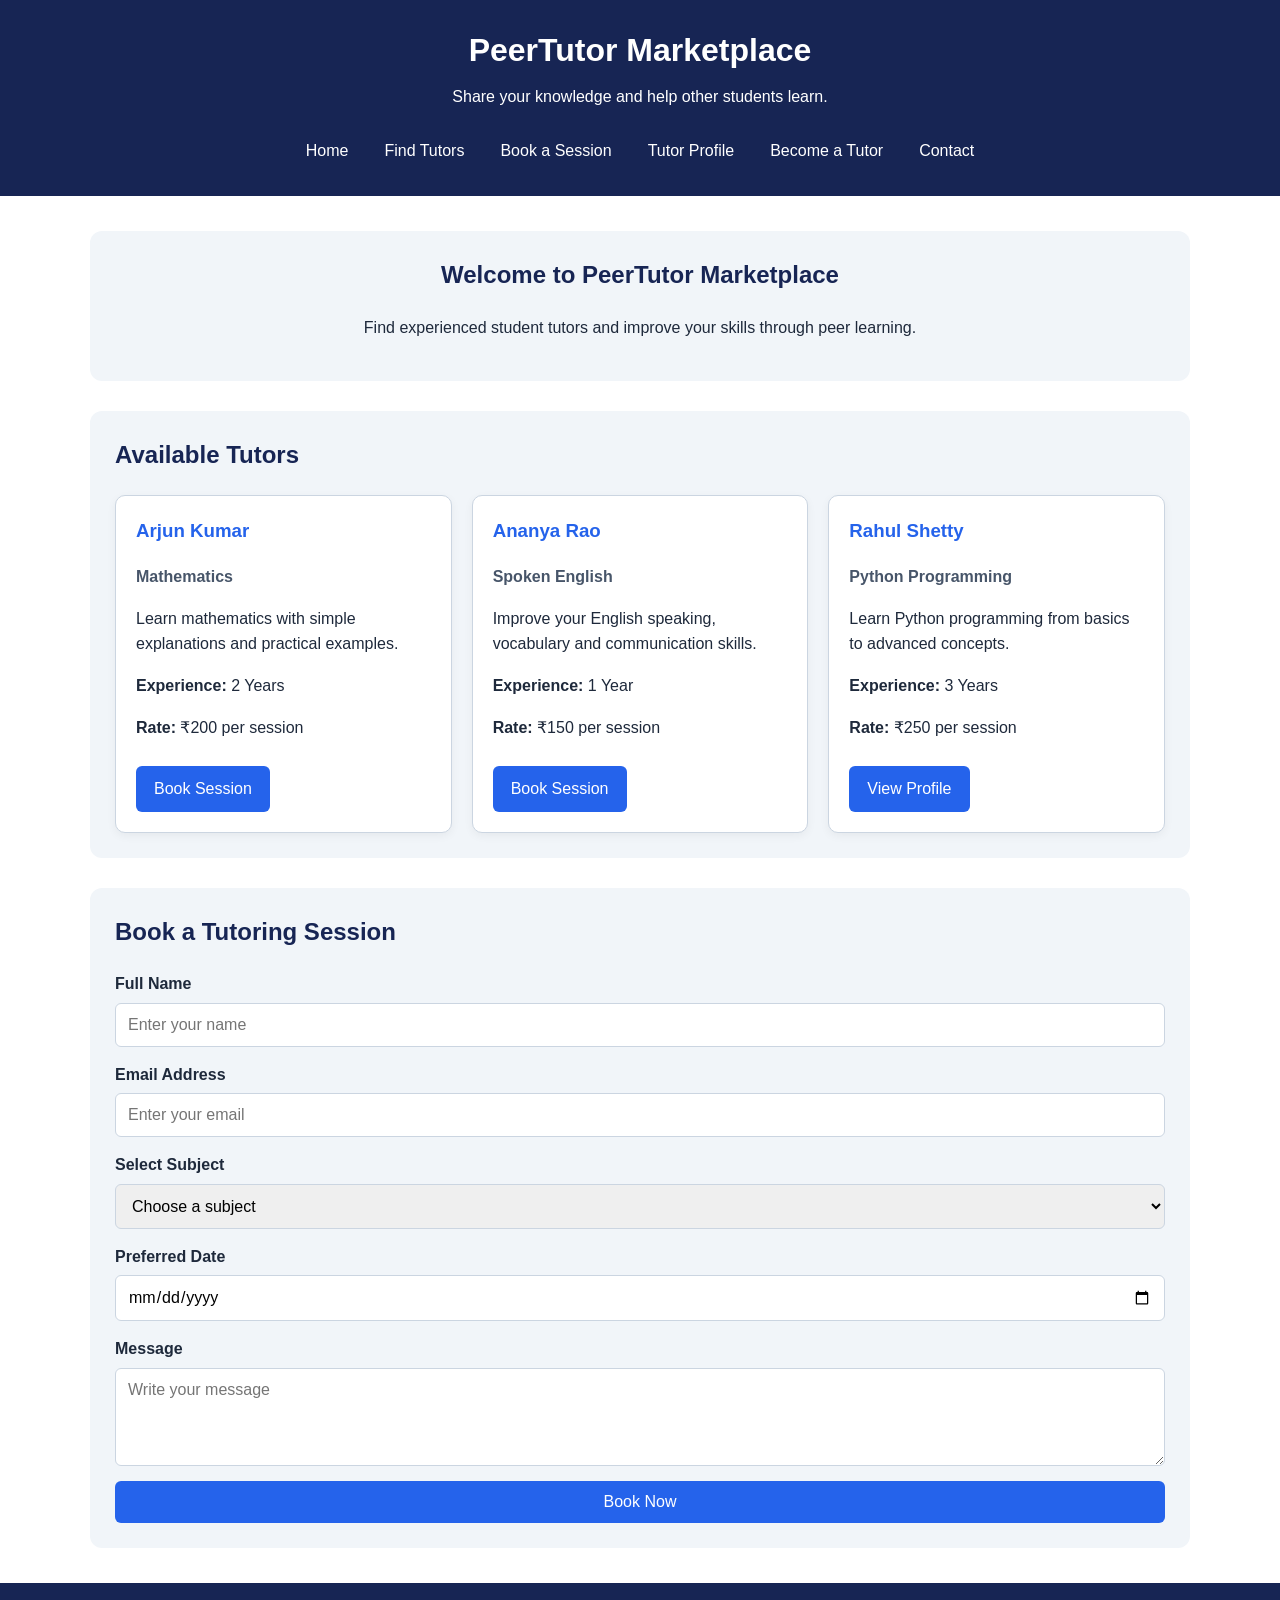
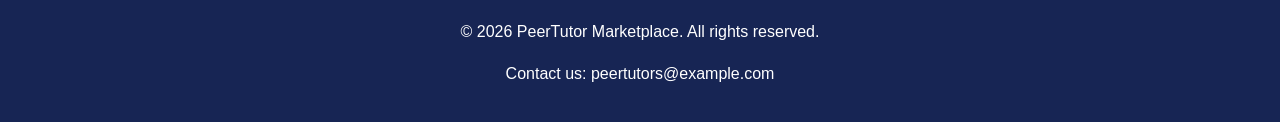
<file: index.html>
<!DOCTYPE html>
<html lang="en">
<head>
    <meta charset="UTF-8">
    <meta name="viewport" content="width=device-width, initial-scale=1.0">
    <title>PeerTutor Marketplace</title>
    <link rel="stylesheet" href="style.css">
</head>
<body>

<header>
    <h1>PeerTutor Marketplace</h1>
    <p>Share your knowledge and help other students learn.</p>

    <nav>
        <a href="index.html">Home</a>
        <a href="#tutors">Find Tutors</a>
        <a href="#booking">Book a Session</a>
        <a href="tutor.html">Tutor Profile</a>
        <a href="become-a-tutor.html">Become a Tutor</a>
        <a href="#contact">Contact</a>
    </nav>
</header>

<main>
    <section class="welcome">
        <h2>Welcome to PeerTutor Marketplace</h2>
        <p>Find experienced student tutors and improve your skills through peer learning.</p>
    </section>

    <section id="tutors">
        <h2>Available Tutors</h2>

        <div class="tutor-grid">

            <div class="tutor-card">
                <h3>Arjun Kumar</h3>
                <p class="subject">Mathematics</p>
                <p>Learn mathematics with simple explanations and practical examples.</p>
                <p><strong>Experience:</strong> 2 Years</p>
                <p><strong>Rate:</strong> ₹200 per session</p>
                <a class="profile-link" href="#booking">Book Session</a>
            </div>

            <div class="tutor-card">
                <h3>Ananya Rao</h3>
                <p class="subject">Spoken English</p>
                <p>Improve your English speaking, vocabulary and communication skills.</p>
                <p><strong>Experience:</strong> 1 Year</p>
                <p><strong>Rate:</strong> ₹150 per session</p>
                <a class="profile-link" href="#booking">Book Session</a>
            </div>

            <div class="tutor-card">
                <h3>Rahul Shetty</h3>
                <p class="subject">Python Programming</p>
                <p>Learn Python programming from basics to advanced concepts.</p>
                <p><strong>Experience:</strong> 3 Years</p>
                <p><strong>Rate:</strong> ₹250 per session</p>
                <a class="profile-link" href="tutor.html">View Profile</a>
            </div>

        </div>
    </section>

    <section id="booking">
        <h2>Book a Tutoring Session</h2>

        <form>
            <div class="form-group">
                <label for="name">Full Name</label>
                <input type="text" id="name" placeholder="Enter your name" required>
            </div>

            <div class="form-group">
                <label for="email">Email Address</label>
                <input type="email" id="email" placeholder="Enter your email" required>
            </div>

            <div class="form-group">
                <label for="subject">Select Subject</label>
                <select id="subject" required>
                    <option value="">Choose a subject</option>
                    <option>Mathematics</option>
                    <option>Spoken English</option>
                    <option>Python Programming</option>
                </select>
            </div>

            <div class="form-group">
                <label for="date">Preferred Date</label>
                <input type="date" id="date" required>
            </div>

            <div class="form-group">
                <label for="message">Message</label>
                <textarea id="message" rows="4" placeholder="Write your message"></textarea>
            </div>

            <button type="submit">Book Now</button>
        </form>
    </section>
</main>

<footer id="contact">
    <p>© 2026 PeerTutor Marketplace. All rights reserved.</p>
    <p>Contact us: peertutors@example.com</p>
</footer>

</body>
</html>
</file>
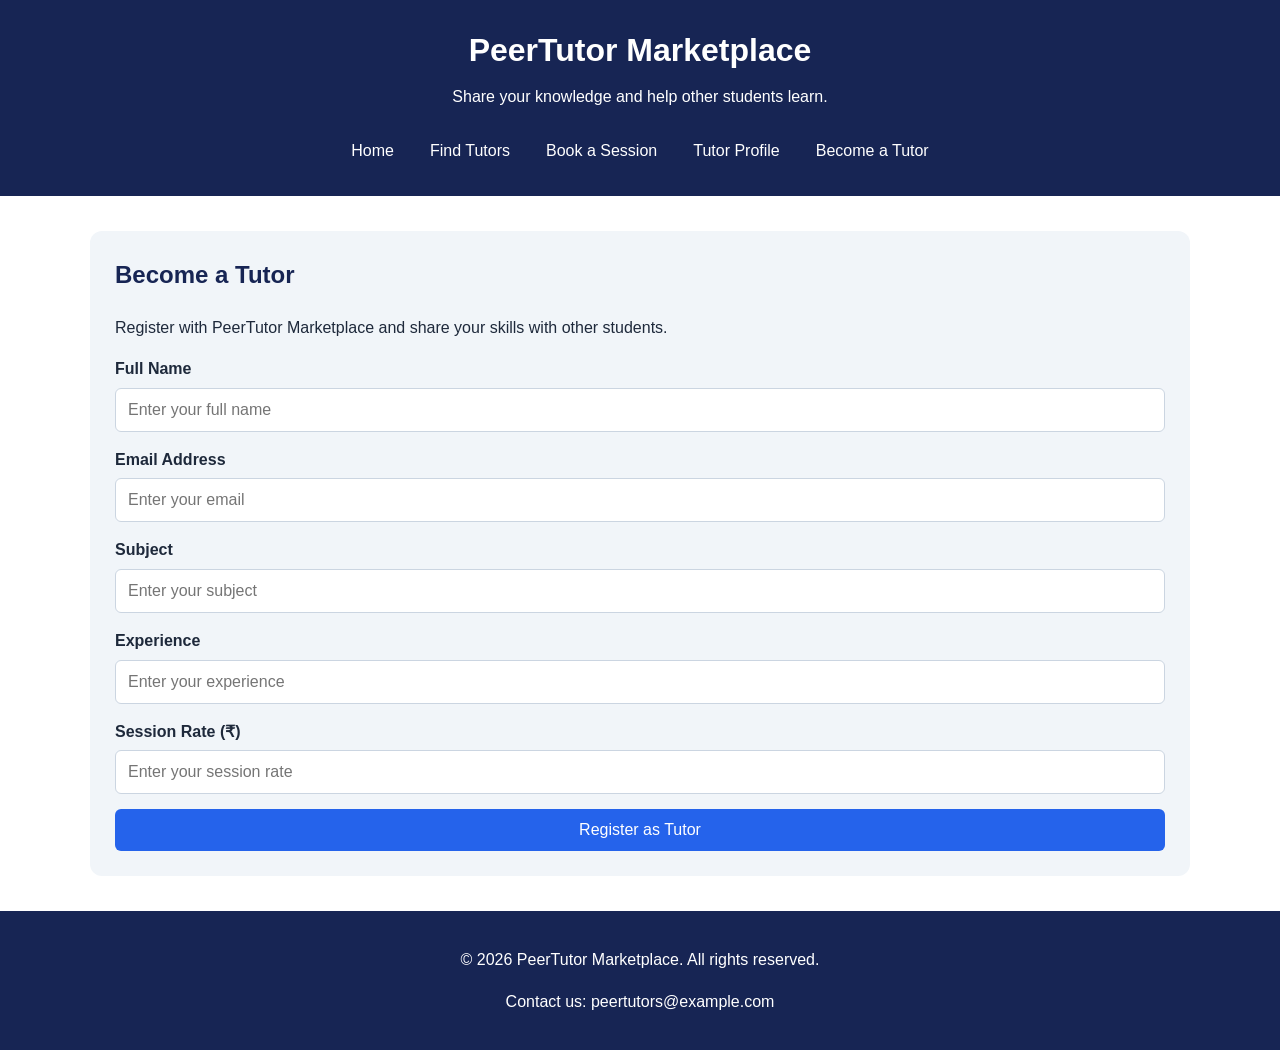
<file: become-a-tutor.html>
<!DOCTYPE html>
<html lang="en">
<head>
    <meta charset="UTF-8">
    <meta name="viewport" content="width=device-width, initial-scale=1.0">
    <title>Become a Tutor</title>
    <link rel="stylesheet" href="style.css">
</head>
<body>

<header>
    <h1>PeerTutor Marketplace</h1>
    <p>Share your knowledge and help other students learn.</p>

    <nav>
        <a href="index.html">Home</a>
        <a href="index.html#tutors">Find Tutors</a>
        <a href="index.html#booking">Book a Session</a>
        <a href="tutor.html">Tutor Profile</a>
        <a href="become-a-tutor.html">Become a Tutor</a>
    </nav>
</header>

<main>
    <section>
        <h2>Become a Tutor</h2>
        <p>Register with PeerTutor Marketplace and share your skills with other students.</p>

        <form>
            <div class="form-group">
                <label for="fullname">Full Name</label>
                <input type="text" id="fullname" placeholder="Enter your full name" required>
            </div>

            <div class="form-group">
                <label for="email">Email Address</label>
                <input type="email" id="email" placeholder="Enter your email" required>
            </div>

            <div class="form-group">
                <label for="subject">Subject</label>
                <input type="text" id="subject" placeholder="Enter your subject" required>
            </div>

            <div class="form-group">
                <label for="experience">Experience</label>
                <input type="text" id="experience" placeholder="Enter your experience" required>
            </div>

            <div class="form-group">
                <label for="rate">Session Rate (₹)</label>
                <input type="number" id="rate" placeholder="Enter your session rate" min="0" required>
            </div>

            <button type="submit">Register as Tutor</button>
        </form>
    </section>
</main>

<footer>
    <p>© 2026 PeerTutor Marketplace. All rights reserved.</p>
    <p>Contact us: peertutors@example.com</p>
</footer>

</body>
</html>
</file>
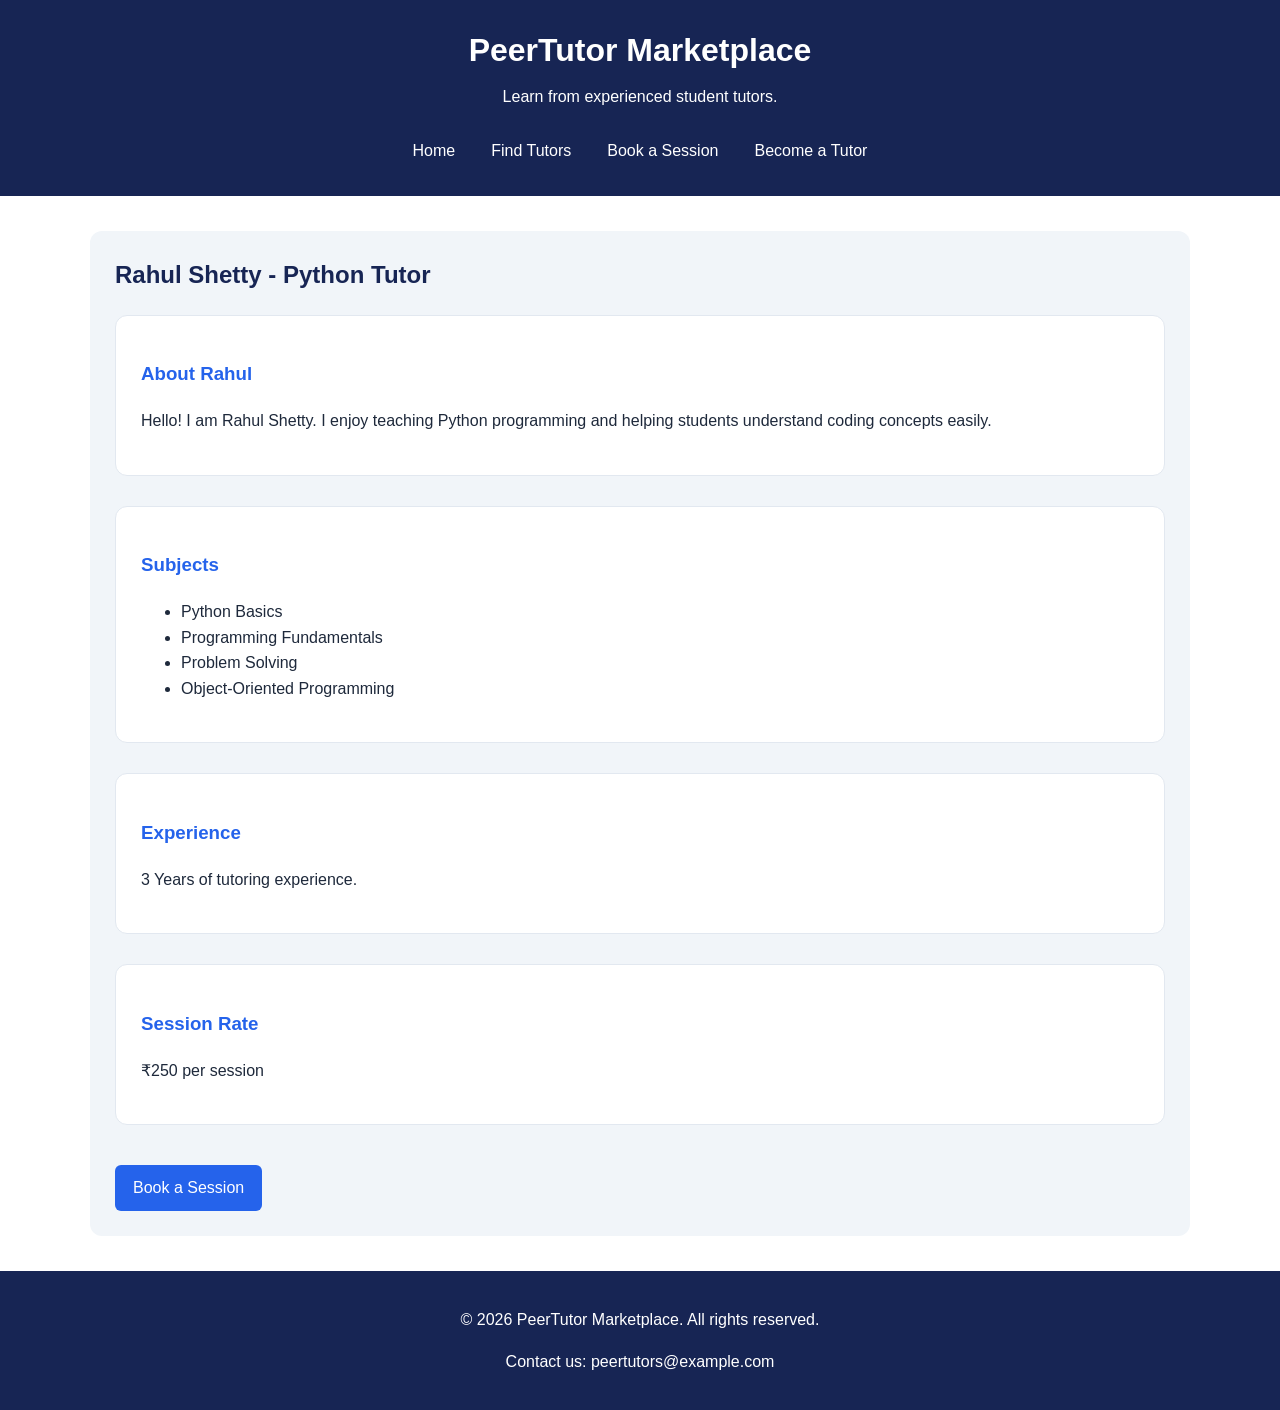
<file: tutor.html>
<!DOCTYPE html>
<html lang="en">
<head>
    <meta charset="UTF-8">
    <meta name="viewport" content="width=device-width, initial-scale=1.0">
    <title>Rahul Shetty - Tutor Profile</title>
    <link rel="stylesheet" href="style.css">
</head>
<body>

<header>
    <h1>PeerTutor Marketplace</h1>
    <p>Learn from experienced student tutors.</p>

    <nav>
        <a href="index.html">Home</a>
        <a href="index.html#tutors">Find Tutors</a>
        <a href="index.html#booking">Book a Session</a>
        <a href="become-a-tutor.html">Become a Tutor</a>
    </nav>
</header>

<main>
    <div class="profile-card">
        <h2>Rahul Shetty - Python Tutor</h2>

        <section>
            <h3>About Rahul</h3>
            <p>
                Hello! I am Rahul Shetty. I enjoy teaching Python programming
                and helping students understand coding concepts easily.
            </p>
        </section>

        <section>
            <h3>Subjects</h3>
            <ul>
                <li>Python Basics</li>
                <li>Programming Fundamentals</li>
                <li>Problem Solving</li>
                <li>Object-Oriented Programming</li>
            </ul>
        </section>

        <section>
            <h3>Experience</h3>
            <p>3 Years of tutoring experience.</p>
        </section>

        <section>
            <h3>Session Rate</h3>
            <p>₹250 per session</p>
        </section>

        <a class="profile-link" href="index.html#booking">Book a Session</a>
    </div>
</main>

<footer>
    <p>© 2026 PeerTutor Marketplace. All rights reserved.</p>
    <p>Contact us: peertutors@example.com</p>
</footer>

</body>
</html>
</file>
<file: style.css>
/* GLOBAL STYLES */

* {
    box-sizing: border-box;
}

html {
    scroll-behavior: smooth;
}

body {
    margin: 0;
    padding: 0;
    font-family: Arial, sans-serif;
    line-height: 1.6;
    color: #1e293b;
    background: #ffffff;
}

img {
    max-width: 100%;
    height: auto;
}

/* HEADER AND NAVIGATION */

header {
    background: #172554;
    color: white;
    padding: 25px 5%;
    text-align: center;
}

header h1 {
    margin: 0;
    font-size: 32px;
}

header p {
    margin: 8px 0;
}

nav {
    display: flex;
    justify-content: center;
    align-items: center;
    flex-wrap: wrap;
    gap: 12px;
    margin-top: 20px;
}

nav a {
    color: white;
    text-decoration: none;
    padding: 8px 12px;
    border-radius: 6px;
    transition: background 0.3s ease;
}

nav a:hover {
    background: #2563eb;
}

/* MAIN CONTENT */

main {
    width: 90%;
    max-width: 1100px;
    margin: 35px auto;
}

section {
    margin-bottom: 30px;
    padding: 25px;
    background: #f1f5f9;
    border-radius: 12px;
}

h2 {
    color: #172554;
    margin-top: 0;
}

.welcome {
    text-align: center;
}

/* TUTOR CARDS - CSS GRID */

.tutor-grid {
    display: grid;
    grid-template-columns: repeat(3, minmax(0, 1fr));
    gap: 20px;
}

.tutor-card {
    min-width: 0;
    padding: 20px;
    background: white;
    border: 1px solid #cbd5e1;
    border-radius: 10px;
    box-shadow: 0 3px 10px rgba(0, 0, 0, 0.05);
    transition: transform 0.2s ease, box-shadow 0.2s ease;
}

.tutor-card:hover {
    transform: translateY(-4px);
    box-shadow: 0 6px 16px rgba(0, 0, 0, 0.12);
}

.tutor-card h3 {
    color: #2563eb;
    margin-top: 0;
}

.subject {
    color: #475569;
    font-weight: bold;
}

/* PROFILE PAGE */

.profile-card {
    background: #f1f5f9;
    padding: 25px;
    border-radius: 12px;
}

.profile-card section {
    background: white;
    border: 1px solid #e2e8f0;
}

.profile-card h3 {
    color: #2563eb;
}

/* LINKS AND BUTTONS */

.profile-link {
    display: inline-block;
    margin-top: 10px;
    padding: 10px 18px;
    background: #2563eb;
    color: white;
    text-decoration: none;
    border-radius: 6px;
    transition: background 0.3s ease;
}

.profile-link:hover {
    background: #1e40af;
}

button {
    padding: 12px 22px;
    background: #2563eb;
    color: white;
    border: none;
    border-radius: 6px;
    cursor: pointer;
    font-size: 16px;
    transition: background 0.3s ease;
}

button:hover {
    background: #1e40af;
}

/* FORMS - FLEXBOX */

form {
    display: flex;
    flex-direction: column;
    gap: 15px;
}

.form-group {
    display: flex;
    flex-direction: column;
    gap: 6px;
    min-width: 0;
}

label {
    font-weight: bold;
}

input,
select,
textarea {
    width: 100%;
    max-width: 100%;
    min-width: 0;
    padding: 12px;
    font-size: 16px;
    font-family: inherit;
    border: 1px solid #cbd5e1;
    border-radius: 6px;
}

textarea {
    resize: vertical;
}

/* FOOTER */

footer {
    background: #172554;
    color: white;
    text-align: center;
    padding: 20px;
}

/* TABLET - 768px */

@media (max-width: 768px) {
    main {
        width: 94%;
    }

    .tutor-grid {
        grid-template-columns: repeat(2, minmax(0, 1fr));
    }

    nav {
        gap: 8px;
    }

    section {
        padding: 20px;
    }
}

/* MOBILE - 480px */

@media (max-width: 480px) {
    header {
        padding: 20px 4%;
    }

    header h1 {
        font-size: 24px;
    }

    header p {
        font-size: 14px;
    }

    nav {
        flex-direction: column;
        gap: 5px;
    }

    nav a {
        padding: 6px;
    }

    main {
        width: 94%;
        margin: 20px auto;
    }

    .tutor-grid {
        grid-template-columns: 1fr;
        gap: 15px;
    }

    section {
        padding: 15px;
    }

    h2 {
        font-size: 21px;
    }

    .tutor-card {
        padding: 15px;
    }

    button {
        width: 100%;
    }

    .profile-link {
        max-width: 100%;
    }

    footer {
        padding: 15px;
        font-size: 14px;
    }
}
</file>
